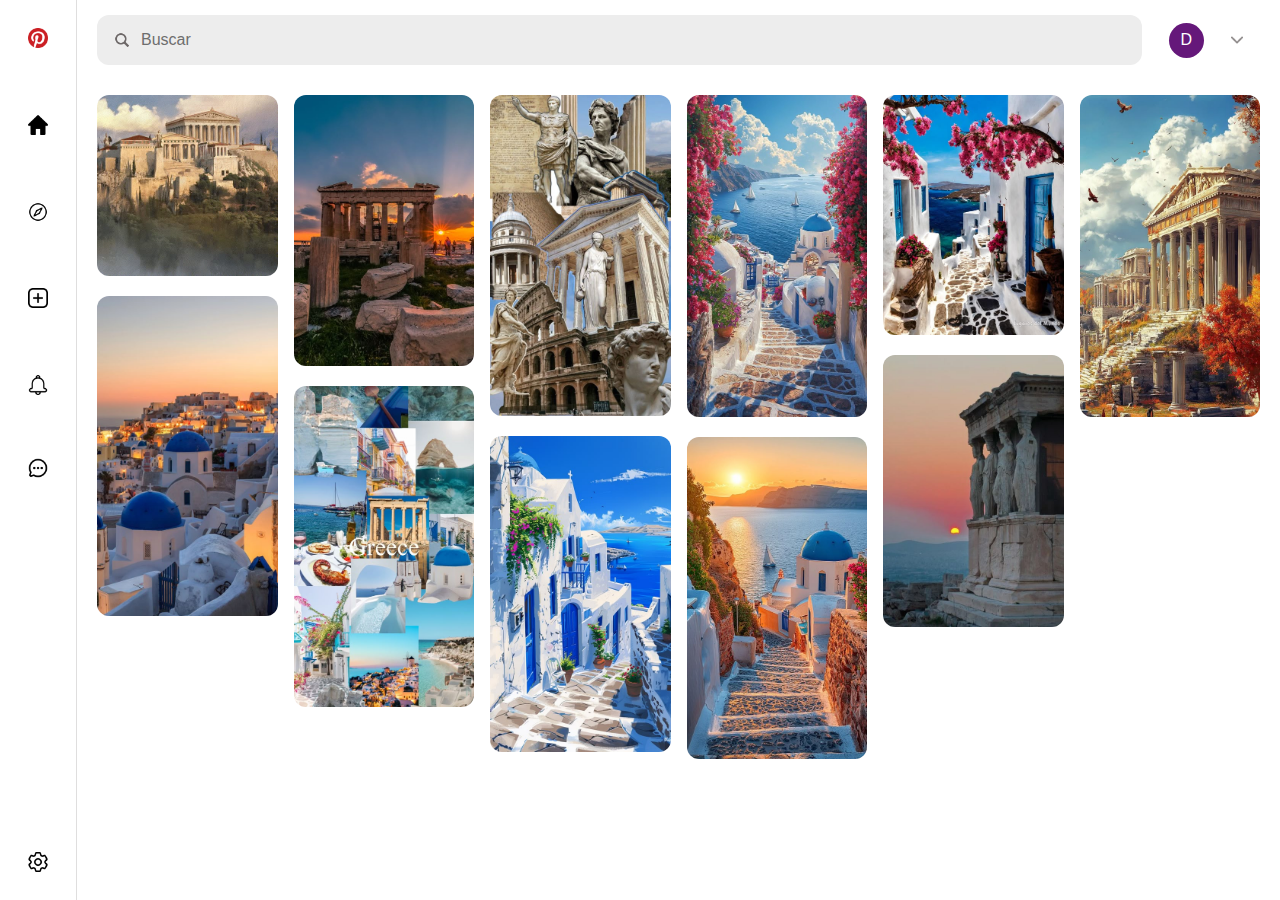
<file: index.html>
<!DOCTYPE html>
<html lang="en">
<head>
    <meta charset="UTF-8">
    <meta name="viewport" content="width=device-width, initial-scale=1.0">
    <title>Document</title>
    <link rel="stylesheet" href="estilos.css">
</head>
<body>
    <div class = "container">
         <nav class="barra">
            <div class="primerasImagenes">
                <a href="index.html">
                    <img src="imgs/pinterest.png" alt="Pinterest">
                </a>
                <a href="index.html">
                    <img src="imgs/hogar.png" alt="Inicio">
                </a>
               
                <a href="explorar.html">
                    <img src="imgs/explorar.png" alt="Explorar">
                </a>
                <a href="crear.html">
                    <img src="imgs/mas.png" alt="Crear">
                </a>
               
                <img src="imgs/notificacion.png" alt="Actualizaciones">
                <img src="imgs/chat.png" alt="Mensajes">
            </div>
            <div class="confi">
                <img src="imgs/ajuste.png" alt="Mas opciones">
            </div>
        </nav>
        <div class="barraImagenes">
            <div class="barraBuscar">
                <div class="Buscar">
                    <img src="imgs/lupa.png" alt="lupa">
                   <span class="textoBuscar">Buscar</span> 
                </div>
                <div class="perfil">
                    <div class="FotoPerfil">
                        D
                    </div>
                    <img src="imgs/flecha-hacia-abajo-para-navegar.png" alt="Cuentas">
                </div>
            </div>
           
            <div class="imagenes">
                <img src="imgs/im1.jpg" alt="">
                <img src="imgs/im2.jpg" alt="">
                <img src="imgs/im3.jpg" alt="">
                <img src="imgs/im4.jpg" alt="">
                <img src="imgs/im5.jpg" alt="">
                <img src="imgs/im6.jpg" alt="">
                <img src="imgs/im7.jpg" alt="">
                <img src="imgs/im8.jpg" alt="">
                <img src="imgs/im9.jpg" alt="">
                <img src="imgs/img10.jpg" alt="">
                <img src="imgs/img11.jpg" alt="">
            </div>
        </div>
    </div>
    

</body>
</html>
</file>
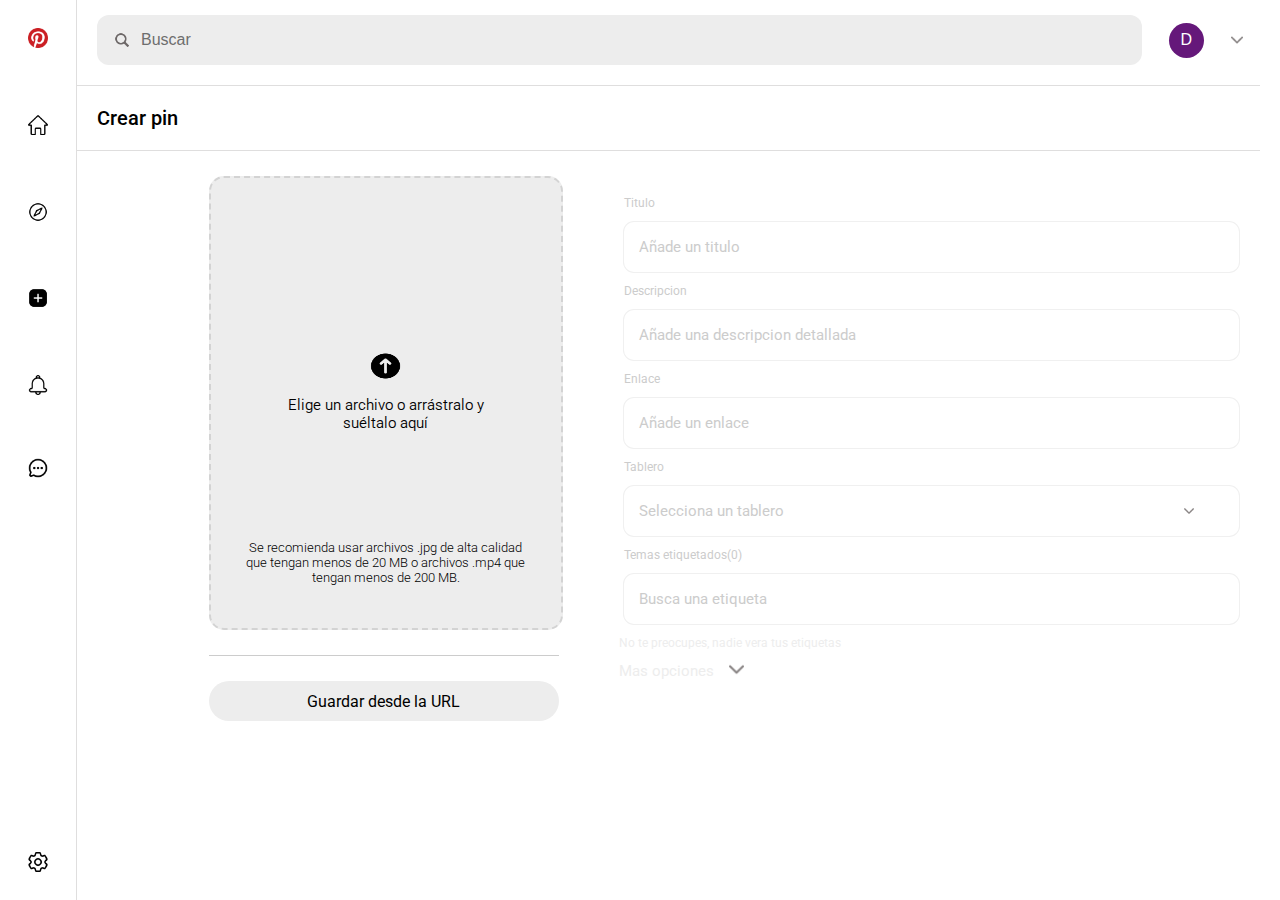
<file: crear.html>
<!DOCTYPE html>
<html lang="en">
<head>
    <meta charset="UTF-8">
    <meta name="viewport" content="width=device-width, initial-scale=1.0">
    <title>Crear    </title>
    <link rel="stylesheet" href="estilos.css">
    <link rel="preconnect" href="https://fonts.gstatic.com" crossorigin>
<link href="https://fonts.googleapis.com/css2?family=Roboto:ital,wght@0,100..900;1,100..900&display=swap" rel="stylesheet">
</head>
<body>
    <div class = "container">
         <nav class="barra">
            <div class="primerasImagenes">
                <a href="index.html">
                    <img src="imgs/pinterest.png" alt="Pinterest">
                </a>
                <a href="index.html">
                    <img src="imgs/casa.png" alt="Inicio">
                </a>
               
                <a href="explorar.html">
                    <img src="imgs/explorar.png" alt="Explorar">
                </a>
                <a href="crear.html">
                    <img src="imgs/agregar.png" alt="Crear">
                </a>
               
                <img src="imgs/notificacion.png" alt="Actualizaciones">
                <img src="imgs/chat.png" alt="Mensajes">
            </div>
            <div class="confi">
                <img src="imgs/ajuste.png" alt="Mas opciones">
            </div>
        </nav>
        <div class="barraImagenes">
            <div class="barraBuscar">
                <div class="Buscar">
                    <img src="imgs/lupa.png" alt="lupa">
                   <span class="textoBuscar">Buscar</span> 
                </div>
                <div class="perfil">
                    <div class="FotoPerfil">
                        D
                    </div>
                    <img src="imgs/flecha-hacia-abajo-para-navegar.png" alt="Cuentas">
                </div>
            </div>
           
            <div class="crearPin">
                <div class="crearPinTi">
                    <p>Crear pin</p>
                </div>
                
                <div class="crearImagenYUrl">
                    
                    <div class="imagen">
                        <div class="subirLetras">
                            <img src="imgs/subir.png" alt="subir archivo">
                            <p>Elige un archivo o arrástralo y suéltalo aquí</p>
                        </div>
                        <div class="letrasAb">
                            <p>
                                Se recomienda usar archivos .jpg de alta calidad que tengan menos
                                de 20 MB o archivos .mp4 que tengan menos de 200 MB.
                            </p>
                        </div>                        
                    </div>
                    <hr class="separador">
                    <div class="url">
                        <p>Guardar desde la URL</p>
                    </div>
                </div>
                <div class="d">
               <form class="llenarDatos">
                    <p>Titulo</p>
                    <div>
                        <span>Añade un titulo</span>
                    </div>
                    <p>Descripcion</p>
                    <div class="descripcion">
                        <span>Añade una descripcion detallada</span>
                        
                    </div>
                    <p>Enlace</p>
                    <div>
                        <span>Añade un enlace</span>
    
                    </div>
                    <p>Tablero</p>
                    <div class="t">
                        <span>Selecciona un tablero</span>
                        
                        <img src="imgs/flecha-hacia-abajo-para-navegar.png" alt="">
                    </div>
                    <p>Temas etiquetados(0)</p>
                    <div>
                        <span>Busca una etiqueta</span>
                        
                    </div>
                   
               </form>
               <div class="abajo">
                <p>
                    No te preocupes, nadie vera tus etiquetas
                </p>
                <span class="MasOpciones">
                    Mas opciones
                    <img src="imgs/flecha-hacia-abajo-para-navegar.png" alt="">
                </span>
                </div>
            </div>
            </div>
        </div>
    </div>
    

</body>
</html>
</file>
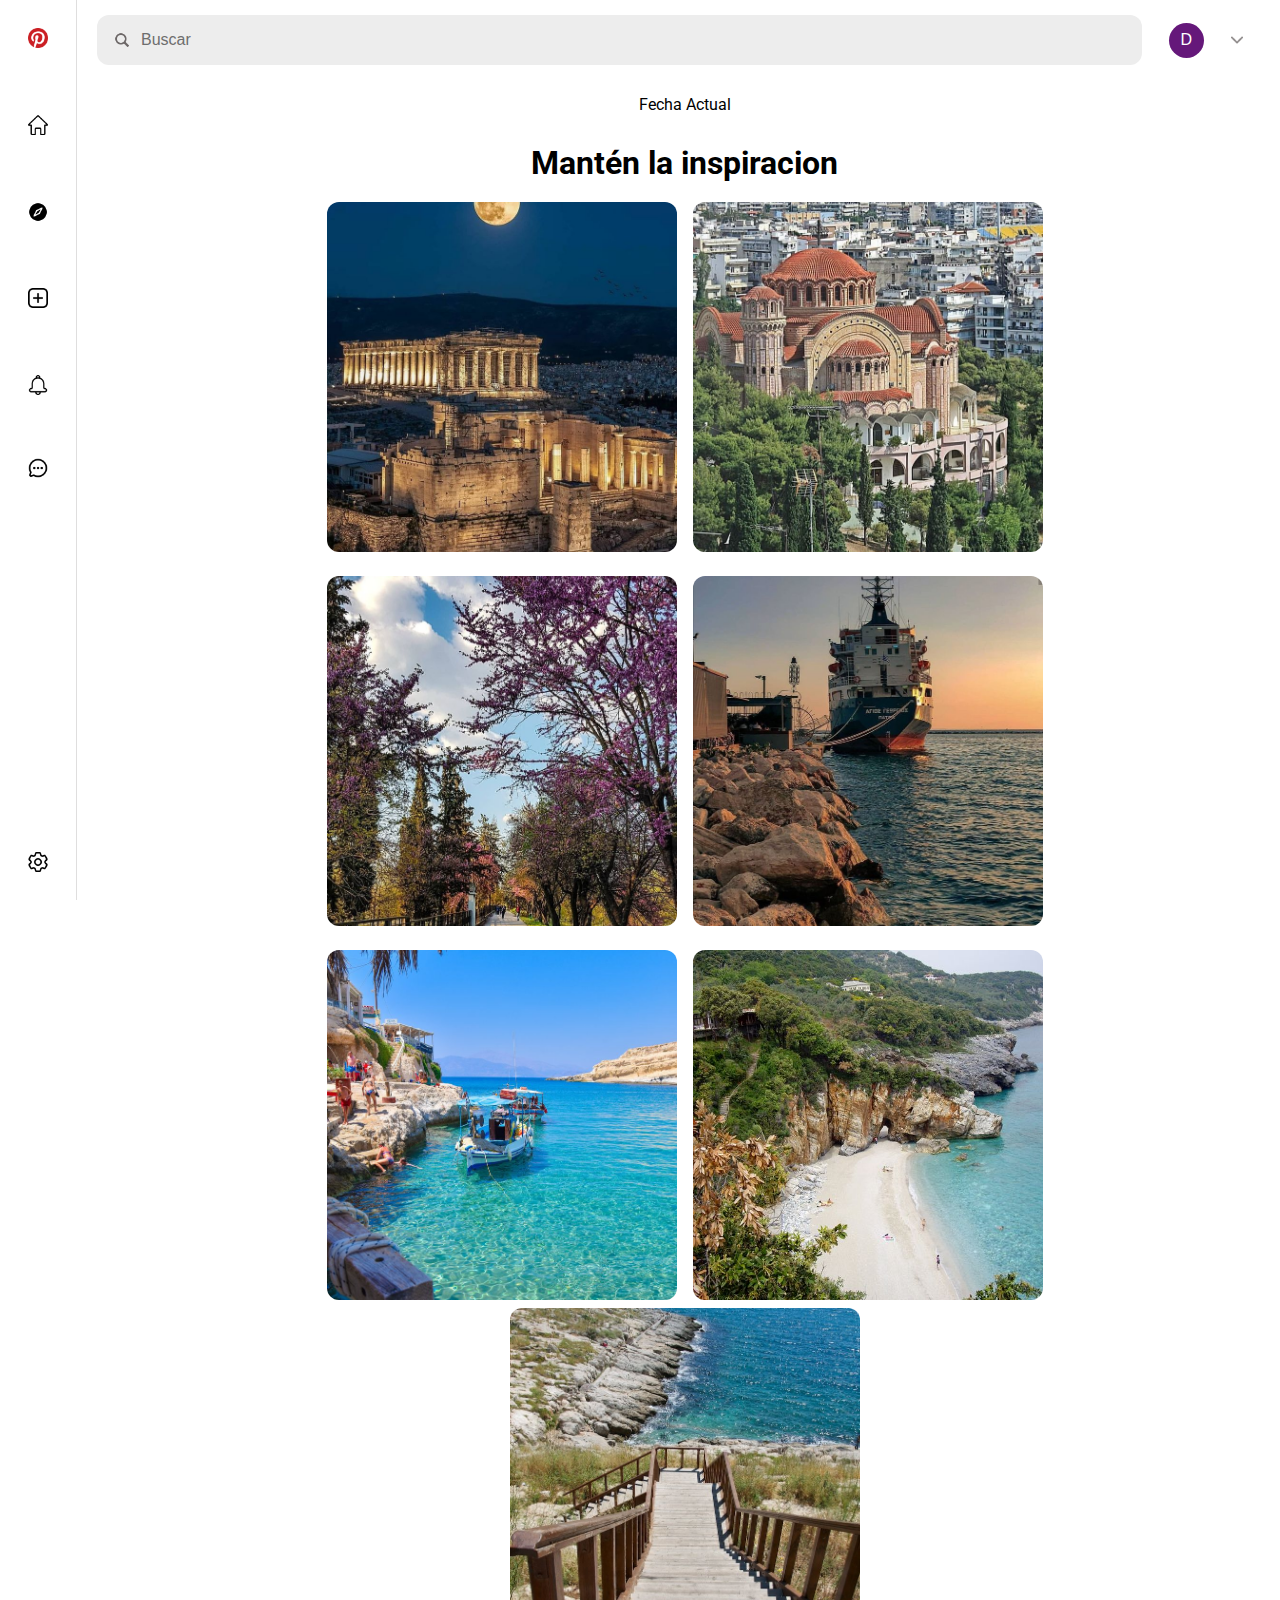
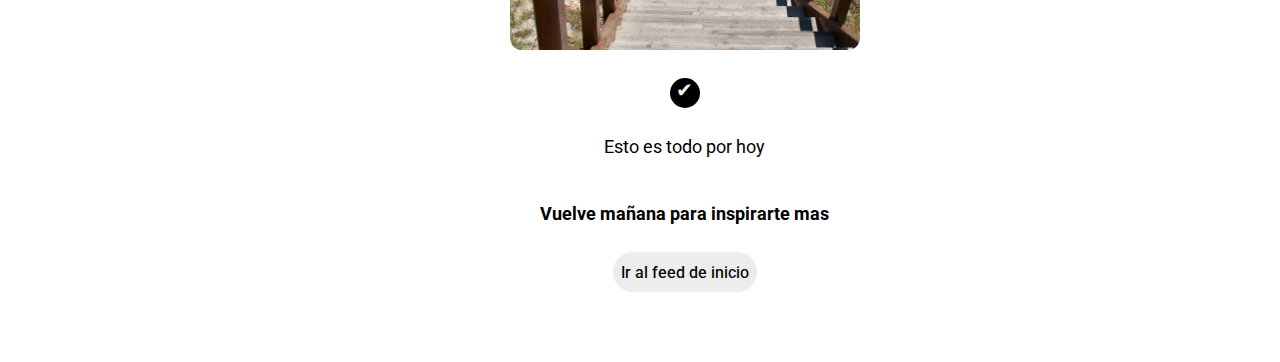
<file: explorar.html>
<!DOCTYPE html>
<html lang="en">
<head>
    <meta charset="UTF-8">
    <meta name="viewport" content="width=device-width, initial-scale=1.0">
    <title>Explorar</title>
    <link rel="stylesheet" href="estilos.css">
    <link rel="preconnect" href="https://fonts.googleapis.com">
<link rel="preconnect" href="https://fonts.gstatic.com" crossorigin>
<link href="https://fonts.googleapis.com/css2?family=Roboto:ital,wght@0,100..900;1,100..900&display=swap" rel="stylesheet">
</head>
<body>
    <div class = "container">
         <nav class="barra">
            <div class="primerasImagenes">
                <a href="index.html">
                    <img src="imgs/pinterest.png" alt="Pinterest">
                </a>
                <a href="index.html">
                    <img src="imgs/casa.png" alt="Inicio">
                </a>
               
                <a href="explorar.html">
                    <img src="imgs/explorador.png" alt="Explorar">
                </a>
                <a href="crear.html">
                    <img src="imgs/mas.png" alt="Crear">
                </a>
               
                <img src="imgs/notificacion.png" alt="Actualizaciones">
                <img src="imgs/chat.png" alt="Mensajes">
            </div>
            <div class="confi">
                <img src="imgs/ajuste.png" alt="Mas opciones">
            </div>
        </nav>
        <div class="barraImagenes">
            <div class="barraBuscar">
                <div class="Buscar">
                    <img src="imgs/lupa.png" alt="lupa">
                   <span class="textoBuscar">Buscar</span> 
                </div>
                <div class="perfil">
                    <div class="FotoPerfil">
                        D
                    </div>
                    <img src="imgs/flecha-hacia-abajo-para-navegar.png" alt="Cuentas">
                </div>
            </div>
           
            <div class="explorarImagenes">
                <div class="fecha">
                    Fecha Actual
                </div>
                <div class="frase">
                    Mantén la inspiracion
                </div>
                <div class="ciudadesImagenes">
              <img src="imgs/im12.jpg" alt="Atenas">
              <img src="imgs/im13.jpg" alt="Tesalonica">
              <img src="imgs/im17.jpg" alt="Larisa">
              <img src="imgs/im15.jpg" alt="Patras">
              <img src="imgs/im16.jpg" alt="Heraclion">
              <img src="imgs/im18.jpg" alt="Volos">
              </div>
              <div class="ultimaImagen">
                <img src="imgs/im14.jpg" alt="Pireo">
              </div>
                <div class="letrasInferiores">
                    <div class="botonCheck">✔</div>
                        <p>Esto es todo por hoy</p>
                    
                    <p class="negrita">
                        Vuelve mañana para inspirarte mas
                    </p>
                    <div class="botonFin">
                        Ir al feed de inicio
                    </div>
                </div>

            </div>
        </div>
    </div>
    

</body>
</html>
</file>
<file: estilos.css>
.container{
    display: flex;
    margin: 0;
    padding: 0px;
    flex-direction: row;
    height: 100vh;
    width: 100vw;
}
body{
    margin: 0;
    overflow-y: scroll;
}

.barra
{  

    display: flex;
    flex-direction: column;
    justify-content: space-between;
    align-items: center;
    width: 20px;
    background-color:#fff;
    padding: 28px;
    border-right: 1px solid rgba(179, 178, 178, 0.425);
    
    position: fixed;
    height: -webkit-fill-available;
    z-index: 672;
    
}
.primerasImagenes{
    display: flex;
    flex-basis: 70;
    height: 50vh;
    flex-direction: column;
    justify-content: space-between;
}
.primerasImagenes img{
    width: 20px;
    height: 20px;
}
.confi{
    display: flex;
     flex-direction: column-reverse;
    flex-basis: 20%;
  
}
.confi img{
    width: 20px;
    height: 20px ;
}
.barraImagenes{
    flex-direction: column;
    flex: auto;
    flex-basis:90%;
    height: 100vh;
    background-color:#fff;
}
.Buscar{
    
    display: flex;
    flex-basis: 95%;
    height: 50px;
    background-color:rgb(237, 237, 237);
    border-radius: 12px;
    padding: 0px 0px 0px 16px;
    margin: 20px;
    margin-right: 0px;
    font-size: 16px;
    font-family: Arial, Helvetica, sans-serif;
    color: #6E6E6E;
    align-items: center;     
    justify-content: start;  
    gap: 10px;   


}

.barraBuscar{
    

    display: flex;
    flex-direction: row;
    justify-content: space-around;
    align-items: center;
    height: 80px;
    gap: 10px;
    position: fixed;
    width: -webkit-fill-available;
    background-color: #fff;
    margin-left: 77px;
}

.barraBuscar img{
    height: 18px;
    width: 18px;
}

.perfil{
    display: flex;
    flex-basis: 10%;
    flex-direction: row; 
    height: 6vh;
    background-color: #fff;
    justify-self: flex-end;
    margin: 20px;
    margin-left: 0px;
    justify-content: space-evenly;
    align-items: center;
    gap: 10px ;
    
}
.FotoPerfil{
    display: flex;
    background-color: rgb(101, 24, 122);
    border-radius: 45px;
    height: 35px;
    width: 35px;
    margin: 0px;    
    color:#fff;
    font-family:Verdana, Geneva, Tahoma, sans-serif;
    align-items: center;
    justify-content: center;
}
.perfil img{
    height: 12px;
    width: 12px;
}
@media screen and (max-width: 300px) {
    .textoBuscar{
        display: none;
    }
    .Buscar{
        background-color: #fff;
    }
    .Buscar img{
        width: 28px;
        height: 28px;
    }

}

.imagenes{
    column-count: 6 ;
    column-gap: 16px;
    padding: 20px;
    margin-top: 75px;
    margin-left: 77px;
}
.imagenes img{
    width: 100%;
    margin-bottom: 16px;
    border-radius: 12px;
}
@media screen and (max-width: 1200px) {
    .imagenes {
        column-count: 3;
    }
}

@media screen and (max-width: 768px) {
    .imagenes {
        column-count: 2;
    }
}
@media screen and (max-width: 300px) {
    .imagenes {
        column-count: 1;
    }
}
/*EXPLORAR*/
.explorarImagenes{

    padding: 20px;
    margin-top: 75px;
    margin-left: 7%;
    display: flex;
    align-items: center;
    flex-direction: column;     
}
.frase{
    font-size: 32px;
    font-weight: bold;
    margin: 20px;
    font-family: 'Roboto';
}
.fecha{
    font-size: 16px;
    margin-bottom: 10px;
    font-family: 'Roboto';
}
.ciudadesImagenes{
    display: flex;
    flex-wrap: wrap;
    justify-content: center;
    gap: 16px;
    padding: 0px 100 px;
    margin-right: 150px;
    margin-left: 150px;
}

.ciudadesImagenes img{
    width: 350px;
    height: 350px;
    object-fit: cover;
    margin-bottom: 8px;
    border-radius: 12px;   
}
.ultimaImagen {

    display: flex;
    justify-content: center;
    width: 350px;
    height: 350px;
    
}

.ultimaImagen img {
   
    width: 100%;
    object-fit: cover;
    margin-bottom: 8px;
    border-radius: 12px;   
}
@media screen and (max-width: 800px) {

    .ciudadesImagenes img {
        flex: 1 1 100%;
    }
    .ultimaImagen img{
        width: 100%;
    }
}
.negrita{
    font-weight: bold;
    font-family: 'Roboto';
}
.botonCheck{
    display: flex;
    font-size: 20px;
    color: rgb(244, 240, 240);
    background-color: black;
    border-radius: 45px;
    width: 30px;
    height: 30px;
    justify-content: center;
}
.letrasInferiores{
    display: flex;
    align-items: center;
    justify-content: center;
    gap: 10px;
    margin-top: 20px;
    margin-bottom: 50px;
    font-size: 18px;
    flex-direction: column;
    font-family: 'Roboto';
}
.botonFin{
    display: flex;
    justify-content: center;
    width: 50%;
    height: 40px;
    border-radius: 25px;
    background-color: rgb(237, 237, 237);
    align-items: center;
    color: black;
    font-size: 16px;
    text-align: center;
    font-family: 'Roboto';
    font-weight: 450;
}

.botonFin:hover{
    background-color: #dbefff;
}
/*CREAR*/
.crearPin{
    display: flex;
    flex-wrap: wrap;
    column-gap: 16px;
    padding: 20px;
    margin-top: 65px;
    margin-left: 57px;
    justify-content: center;
}
.crearPin p{
    font-family:'Roboto';
}
.crearPinTi{
    display: flex;
    flex-basis: 100%;
    border-top: 1px solid rgba(179, 178, 178, 0.425);
    border-bottom: 1px solid rgba(179, 178, 178, 0.425);
    padding-left: 20px;
}
.crearPinTi p{
    font-size: 20px;
    font-weight: 500;

}

.crearImagenYUrl{
    display: flex;
    justify-content: center;
    flex-direction: column;
 gap: 5px;

}
.imagen{
    display: flex;
    background-color:  rgb(237, 237, 237);;
    width:350px;
    height: 450px;
    border-radius: 15px;
    margin-left: 110px;
    margin-right: 20px;
    margin-top: 25px;
    border: 2px dashed #d3d3d3;  
    justify-content:flex-end ;
    align-items: center;
    flex-direction: column;
    gap: 50px;
    
}
.imagen img{
    width: 35px;
    height: 30px;
}
.subirLetras{
    display: flex;
    flex-direction: column;
    justify-content: center;
    align-items: center;
    width: 200px;
    text-align: center;
}
.subirLetras p{
    font-weight: 350;
    font-size: 15px;
}
.letrasAb{
    margin: 30px;
    text-align: center;
    font-size: 13px;
    font-weight: 300;
}
.url{
    background-color: rgb(237, 237, 237);
    border-radius: 20px;
    width:350px;
    height: 40px;
    margin-left: 110px;
    margin-right: 20px;
    display: flex;
    justify-content: center;
    align-items: center;
}
.separador {
    border: none;               
    border-top: 1px solid #ccc; 
    margin: 20px ;             
    width: 350px;
    margin-left:110px ;
    margin-right:20px ;             
}

.llenarDatos{
    margin-left: 25px;
    color: #ccc;
    margin-top: 45px;
    
}
.llenarDatos div{
    display: flex;
    box-shadow: 0 0 0 1px #f0f0f0;
    border-radius: 10px ;
    width: 600px;
    height: 50px;
    align-items: center;
    padding-left: 15px;
}
.llenarDatos span{
    font-size: 15px;
    font-family: 'Roboto';
}
.llenarDatos p{
    font-size: 12px;
}
.llenarDatos img{
    width: 10px;
    height: 10px;
}
.abajo {
    display: flex;
    flex-direction: column;
    
    font-family: 'Roboto';
    color: rgb(237, 237, 237);
    padding-left: 20px;
    
}

.abajo p{
    font-size: 12px;
}
.MasOpciones{
    display: flex;
    font-size: 15px;
    flex-direction: row;
    gap: 15px;
}
.MasOpciones img{
    width: 15px;
    height: 15px;

}
.t{
    
    gap: 400px;

}
</file>
